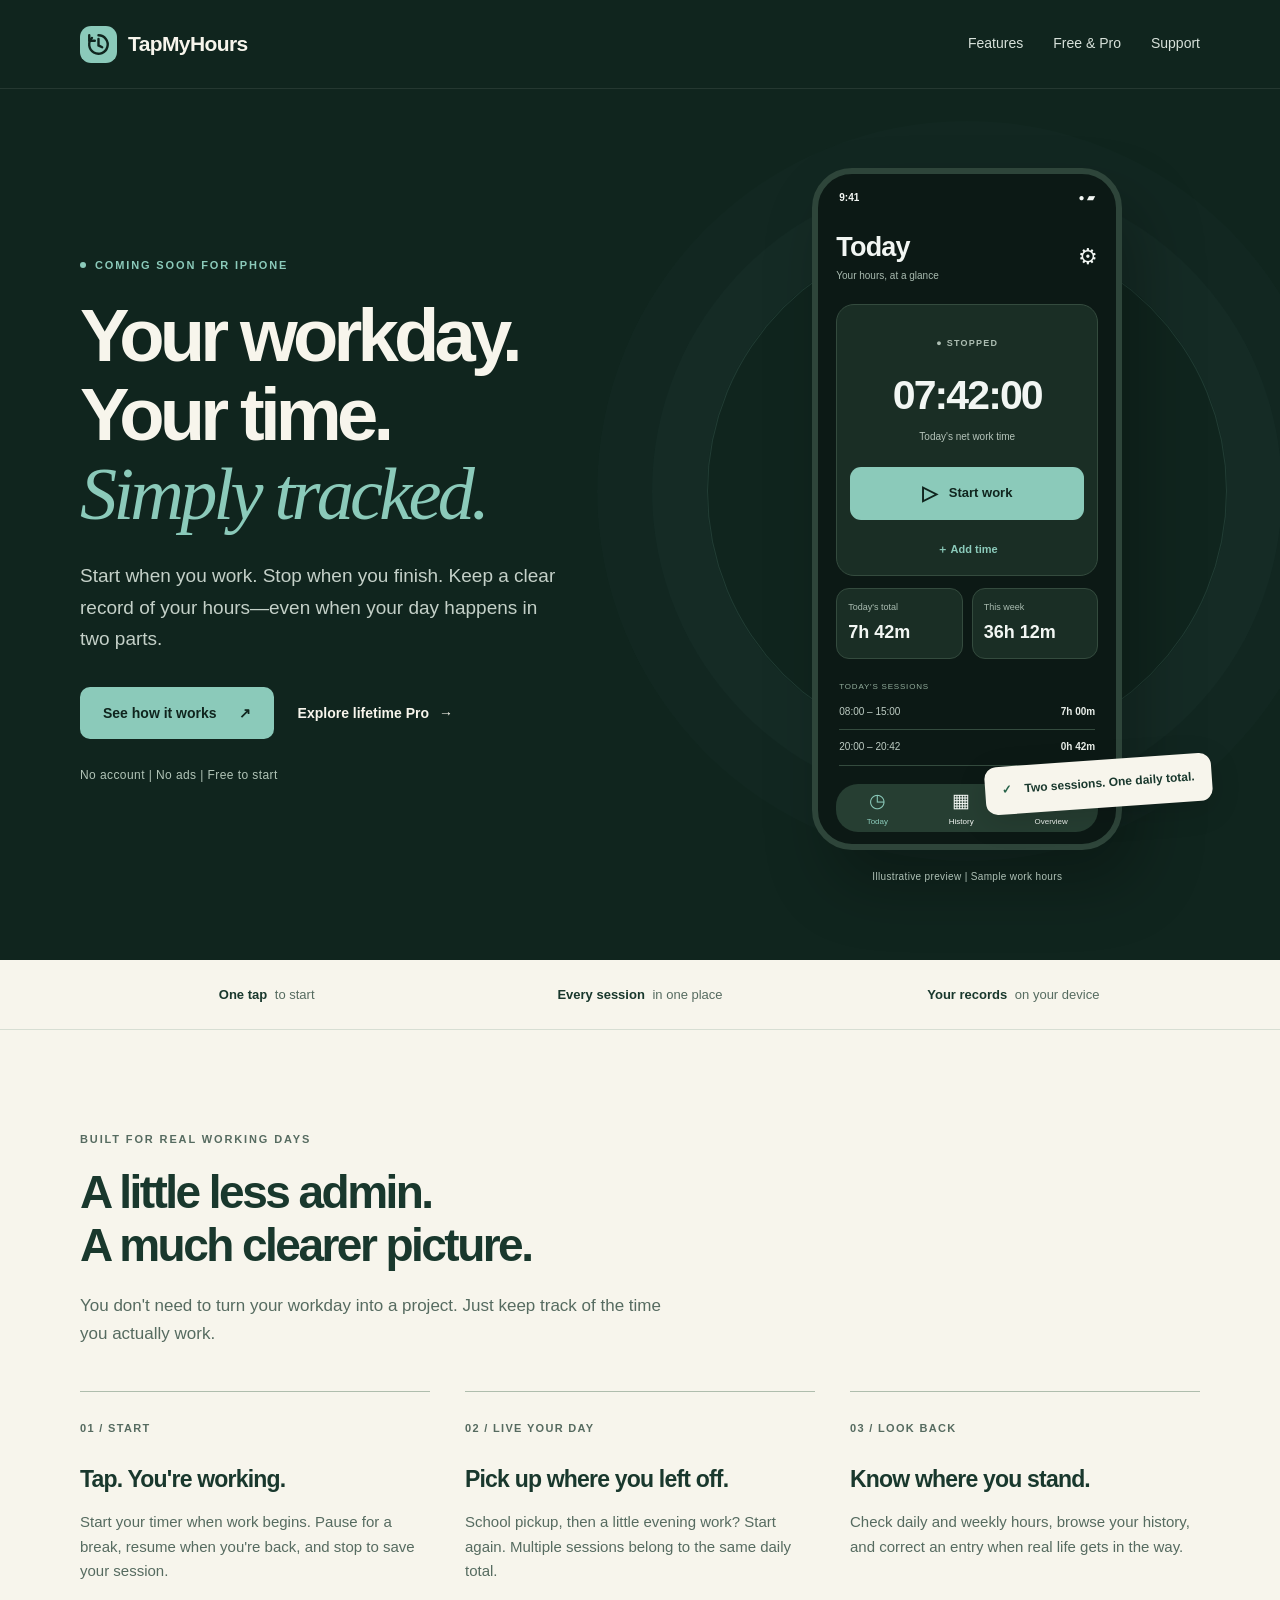
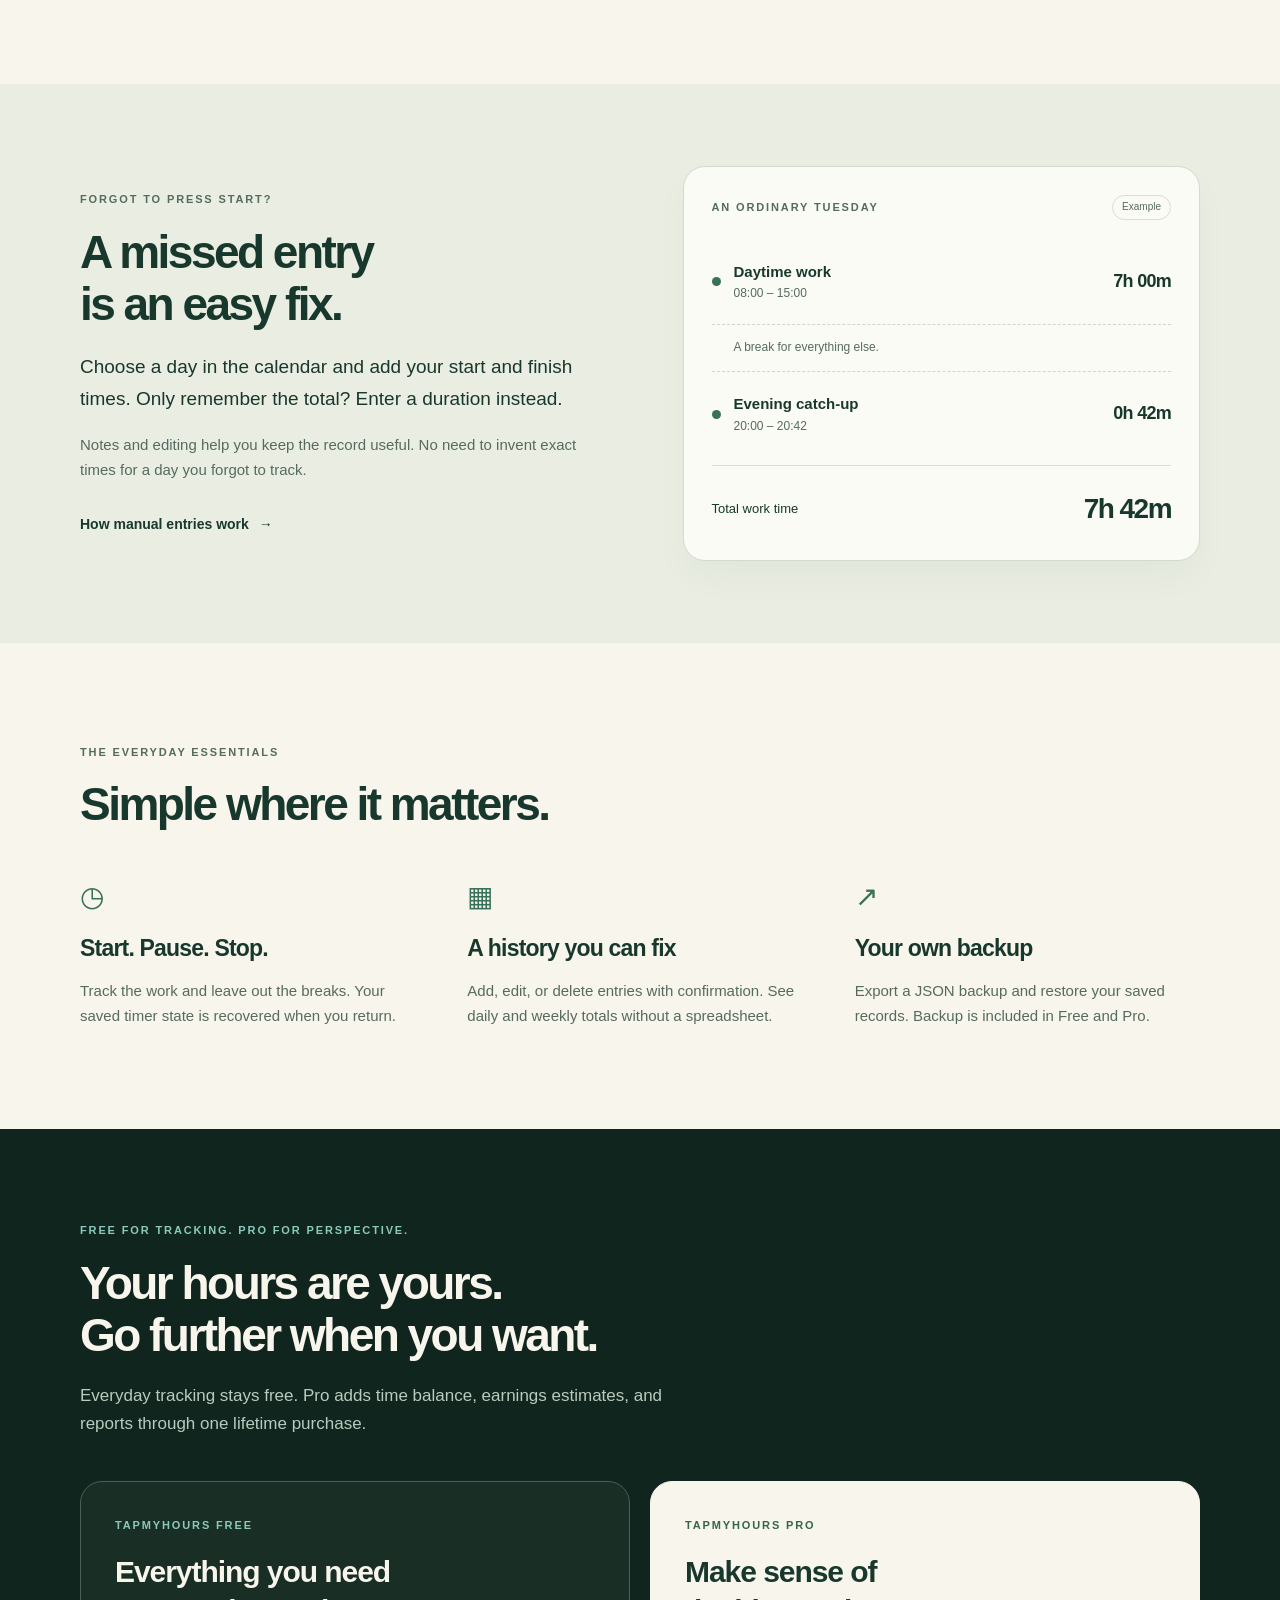
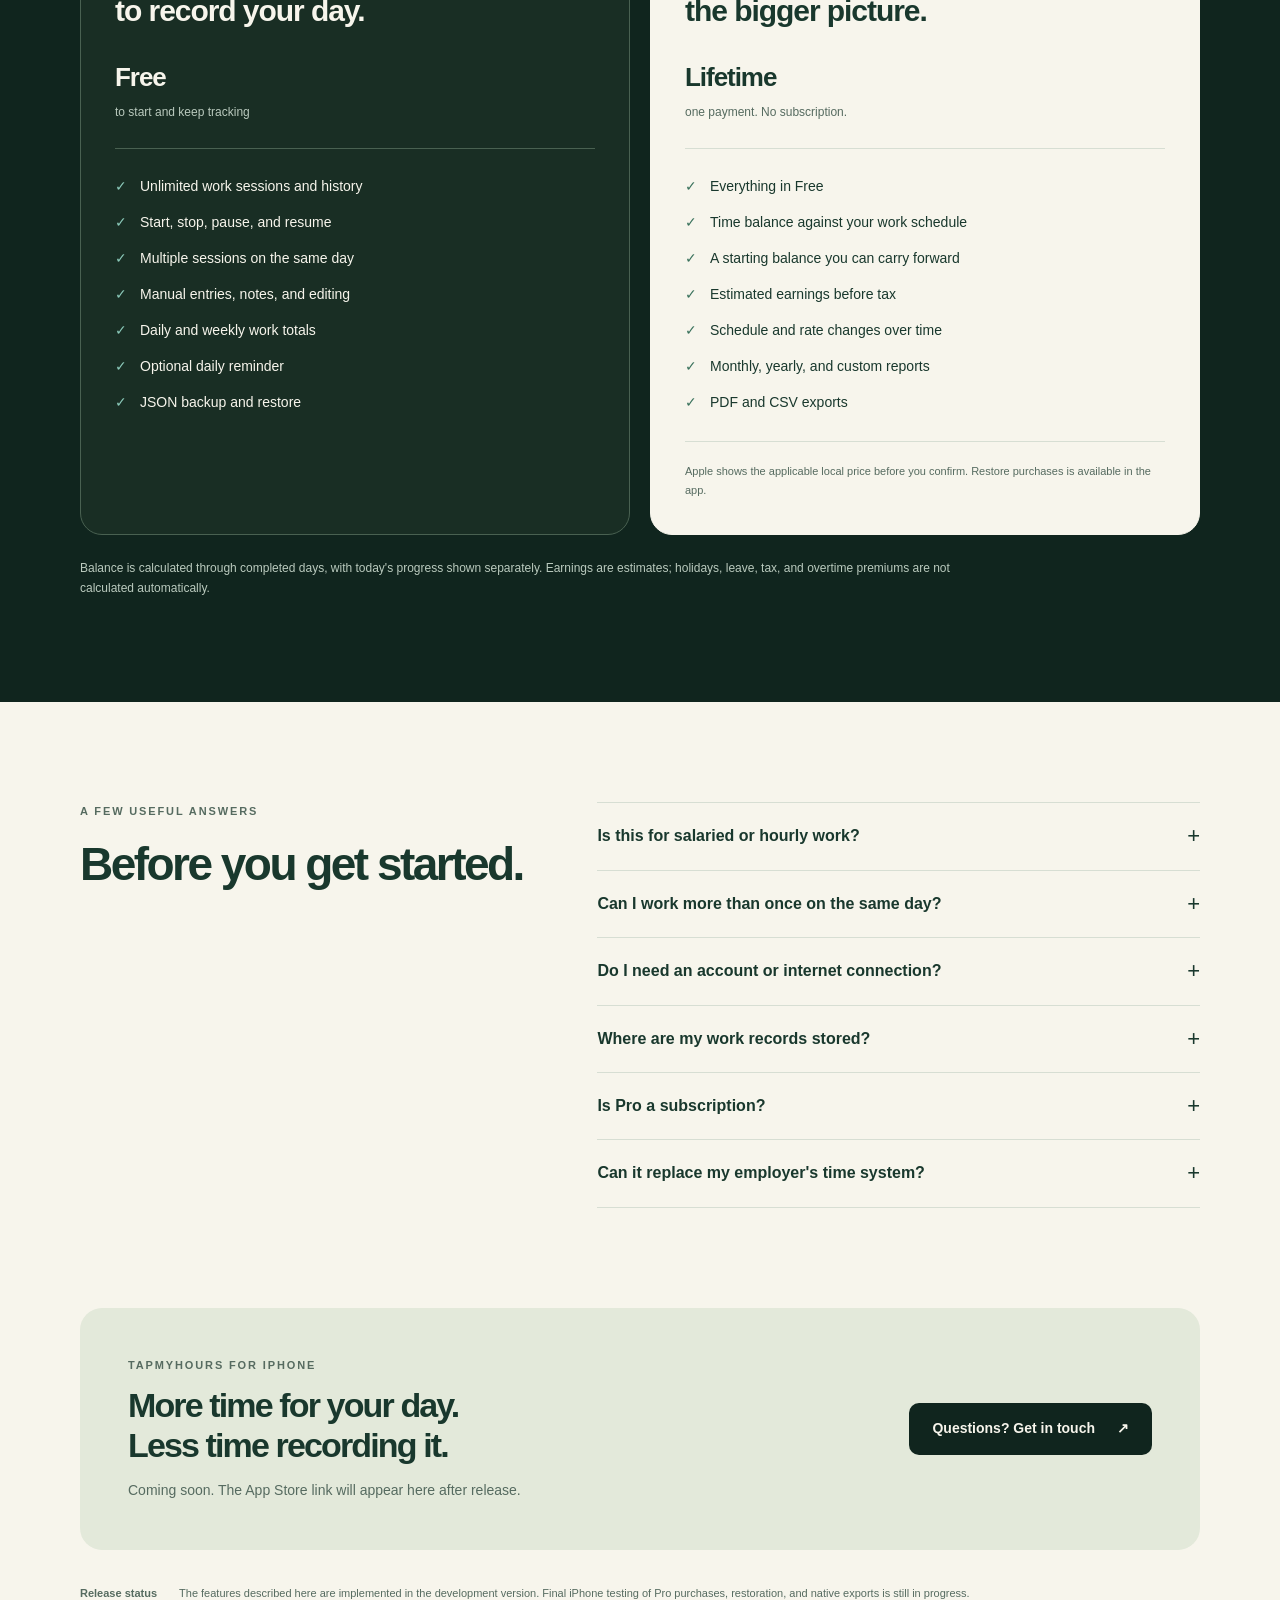
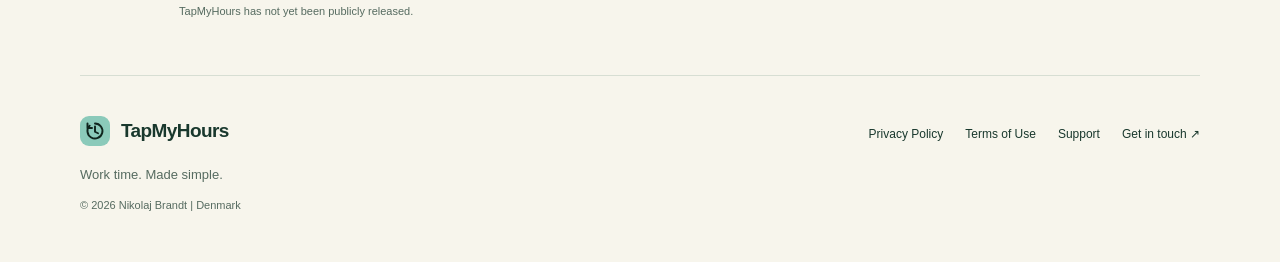
<file: index.html>
<!doctype html>
<html lang="en"><head><meta charset="utf-8"><meta name="viewport" content="width=device-width, initial-scale=1"><title>TapMyHours | Simple Work Time Tracker for iPhone</title><meta name="description" content="Start, stop, and see your work hours. Multiple sessions per day, easy manual entries, and optional lifetime Pro for time balance, earnings estimates, and exports."><meta name="theme-color" content="#10251e"><meta name="color-scheme" content="light"><link rel="canonical" href="https://npb2020.github.io/tapmyhours/"><link rel="icon" type="image/svg+xml" href="favicon.svg"><link rel="stylesheet" href="styles.css"><meta property="og:type" content="website"><meta property="og:title" content="TapMyHours | Simple Work Time Tracker for iPhone"><meta property="og:description" content="Start, stop, and see your work hours. Multiple sessions per day, easy manual entries, and optional lifetime Pro for time balance, earnings estimates, and exports."><meta property="og:url" content="https://npb2020.github.io/tapmyhours/"><meta property="og:image" content="https://npb2020.github.io/tapmyhours/social-card.svg"></head><body><a class="skip" href="#main">Skip to content</a><header><nav class="wrap" aria-label="Main navigation"><a class="brand" href="./"><svg viewBox="0 0 40 40" fill="none" aria-hidden="true"><rect width="40" height="40" rx="12" fill="currentColor"/><path d="M20 10a10 10 0 1 1-7.1 2.9M20 14v7l4 2" stroke="#10251e" stroke-width="2.6" stroke-linecap="round"/><path d="M10 10v6h6" stroke="#10251e" stroke-width="2.6" stroke-linecap="round" stroke-linejoin="round"/></svg><span>TapMyHours</span></a><div class="navlinks"><a href="./#features">Features</a><a href="./#pro">Free &amp; Pro</a><a  href="support.html">Support</a></div></nav></header>
<main id="main">
<section class="hero"><div class="wrap hero-grid"><div class="hero-copy"><span class="eyebrow"><i></i> Coming soon for iPhone</span><h1>Your workday.<br>Your time.<br><em>Simply tracked.</em></h1><p class="lead">Start when you work. Stop when you finish. Keep a clear record of your hours—even when your day happens in two parts.</p><div class="actions"><a class="button" href="#how">See how it works <span aria-hidden="true">↗</span></a><a class="text-link" href="#pro">Explore lifetime Pro <span aria-hidden="true">→</span></a></div><p class="hero-meta">No account | No ads | Free to start</p></div>
<div class="hero-visual"><div class="orbit" aria-hidden="true"></div><div class="phone" aria-label="Illustrative app preview showing a stopped timer and today's total of seven hours and forty-two minutes"><div class="phone-top"><span>9:41</span><span aria-hidden="true">● ▰</span></div><div class="phone-heading"><div><strong>Today</strong><small>Your hours, at a glance</small></div><span aria-hidden="true">⚙</span></div><div class="timer-panel"><span class="timer-state">● STOPPED</span><div class="timer">07:42:00</div><p>Today's net work time</p><div class="sample-button"><span aria-hidden="true">▷</span> Start work</div><span class="add">＋ Add time</span></div><div class="phone-stats"><div><small>Today's total</small><b>7h 42m</b></div><div><small>This week</small><b>36h 12m</b></div></div><div class="sessions"><small>TODAY'S SESSIONS</small><div><span>08:00 – 15:00</span><b>7h 00m</b></div><div><span>20:00 – 20:42</span><b>0h 42m</b></div></div><div class="phone-tabs"><span class="selected">◷<small>Today</small></span><span>▦<small>History</small></span><span>▥<small>Overview</small></span></div></div><div class="visual-note"><span aria-hidden="true">✓</span> Two sessions. One daily total.</div><p class="preview-label">Illustrative preview | Sample work hours</p></div></div></section>
<div class="promise"><div class="wrap promise-grid"><span><b>One tap</b> to start</span><span><b>Every session</b> in one place</span><span><b>Your records</b> on your device</span></div></div>
<section id="how" class="section wrap"><div class="section-head"><span class="eyebrow">Built for real working days</span><h2>A little less admin.<br>A much clearer picture.</h2><p>You don't need to turn your workday into a project. Just keep track of the time you actually work.</p></div><div class="steps"><article><span class="step-num">01 / START</span><h3>Tap. You're working.</h3><p>Start your timer when work begins. Pause for a break, resume when you're back, and stop to save your session.</p></article><article><span class="step-num">02 / LIVE YOUR DAY</span><h3>Pick up where you left off.</h3><p>School pickup, then a little evening work? Start again. Multiple sessions belong to the same daily total.</p></article><article><span class="step-num">03 / LOOK BACK</span><h3>Know where you stand.</h3><p>Check daily and weekly hours, browse your history, and correct an entry when real life gets in the way.</p></article></div></section>
<section class="split-section"><div class="wrap split"><div><span class="eyebrow">Forgot to press start?</span><h2>A missed entry<br>is an easy fix.</h2><p class="lead">Choose a day in the calendar and add your start and finish times. Only remember the total? Enter a duration instead.</p><p>Notes and editing help you keep the record useful. No need to invent exact times for a day you forgot to track.</p><a class="text-link" href="support.html#manual">How manual entries work <span aria-hidden="true">→</span></a></div><div class="entry-example"><div class="example-head"><span class="eyebrow">An ordinary Tuesday</span><span class="sample-tag">Example</span></div><div class="entry-row"><span class="entry-dot"></span><div><b>Daytime work</b><small>08:00 – 15:00</small></div><strong>7h 00m</strong></div><div class="entry-pause">A break for everything else.</div><div class="entry-row"><span class="entry-dot"></span><div><b>Evening catch-up</b><small>20:00 – 20:42</small></div><strong>0h 42m</strong></div><div class="entry-total"><span>Total work time</span><strong>7h 42m</strong></div></div></div></section>
<section id="features" class="section wrap"><div class="section-head"><span class="eyebrow">The everyday essentials</span><h2>Simple where it matters.</h2></div><div class="features"><article><span class="feature-symbol" aria-hidden="true">◷</span><h3>Start. Pause. Stop.</h3><p>Track the work and leave out the breaks. Your saved timer state is recovered when you return.</p></article><article><span class="feature-symbol" aria-hidden="true">▦</span><h3>A history you can fix</h3><p>Add, edit, or delete entries with confirmation. See daily and weekly totals without a spreadsheet.</p></article><article><span class="feature-symbol" aria-hidden="true">↗</span><h3>Your own backup</h3><p>Export a JSON backup and restore your saved records. Backup is included in Free and Pro.</p></article></div></section>
<section id="pro" class="pro-section"><div class="wrap"><div class="section-head"><span class="eyebrow">Free for tracking. Pro for perspective.</span><h2>Your hours are yours.<br>Go further when you want.</h2><p>Everyday tracking stays free. Pro adds time balance, earnings estimates, and reports through one lifetime purchase.</p></div><div class="plans"><article class="plan"><span class="eyebrow">TapMyHours Free</span><h3>Everything you need<br>to record your day.</h3><p class="plan-price">Free <small>to start and keep tracking</small></p><ul class="checklist"><li>Unlimited work sessions and history</li><li>Start, stop, pause, and resume</li><li>Multiple sessions on the same day</li><li>Manual entries, notes, and editing</li><li>Daily and weekly work totals</li><li>Optional daily reminder</li><li>JSON backup and restore</li></ul></article><article class="plan featured"><span class="eyebrow">TapMyHours Pro</span><h3>Make sense of<br>the bigger picture.</h3><p class="plan-price">Lifetime <small>one payment. No subscription.</small></p><ul class="checklist"><li>Everything in Free</li><li>Time balance against your work schedule</li><li>A starting balance you can carry forward</li><li>Estimated earnings before tax</li><li>Schedule and rate changes over time</li><li>Monthly, yearly, and custom reports</li><li>PDF and CSV exports</li></ul><p class="fine-print">Apple shows the applicable local price before you confirm. Restore purchases is available in the app.</p></article></div><p class="under-plans">Balance is calculated through completed days, with today's progress shown separately. Earnings are estimates; holidays, leave, tax, and overtime premiums are not calculated automatically.</p></div></section>
<section class="section wrap faq-section"><div class="section-head"><span class="eyebrow">A few useful answers</span><h2>Before you get started.</h2></div><div class="faq"><details><summary>Is this for salaried or hourly work?</summary><p>Both. Use Free to record actual hours. With Pro, salaried employees can compare recorded time with their schedule; hourly workers can add an hourly rate for an estimate before tax. It is a personal record, not a payroll service.</p></details><details><summary>Can I work more than once on the same day?</summary><p>Yes. Stop after one session and start again later. TapMyHours adds the sessions together for the daily total.</p></details><details><summary>Do I need an account or internet connection?</summary><p>No account is needed. Core time tracking uses local data and works offline. Purchasing, validating, or restoring Pro can require an internet connection.</p></details><details><summary>Where are my work records stored?</summary><p>On your device. There is no developer-operated cloud sync. Use JSON backup to keep a separate copy. Restore purchases restores Pro access, not your work history. Apple-managed device backups may also include app data, depending on your settings.</p></details><details><summary>Is Pro a subscription?</summary><p>No. Pro is a non-consumable, one-time lifetime purchase for TapMyHours. You can continue recording unlimited work sessions without buying Pro.</p></details><details><summary>Can it replace my employer's time system?</summary><p>TapMyHours is designed for your personal overview. Follow your employer's reporting requirements; the app does not certify employment-law compliance or calculate contractual payroll entitlements.</p></details></div></section>
<section class="closing wrap"><div><span class="eyebrow">TapMyHours for iPhone</span><h2>More time for your day.<br>Less time recording it.</h2><p>Coming soon. The App Store link will appear here after release.</p></div><a class="button" href="support.html">Questions? Get in touch <span aria-hidden="true">↗</span></a></section>
<div class="release-note wrap"><strong>Release status</strong><p>The features described here are implemented in the development version. Final iPhone testing of Pro purchases, restoration, and native exports is still in progress. TapMyHours has not yet been publicly released.</p></div>
</main><footer class="wrap"><div><a class="brand" href="./"><svg viewBox="0 0 40 40" fill="none" aria-hidden="true"><rect width="40" height="40" rx="12" fill="currentColor"/><path d="M20 10a10 10 0 1 1-7.1 2.9M20 14v7l4 2" stroke="#10251e" stroke-width="2.6" stroke-linecap="round"/><path d="M10 10v6h6" stroke="#10251e" stroke-width="2.6" stroke-linecap="round" stroke-linejoin="round"/></svg><span>TapMyHours</span></a><p>Work time. Made simple.</p><small>© 2026 Nikolaj Brandt | Denmark</small></div><nav aria-label="Footer navigation"><a href="privacy.html">Privacy Policy</a><a href="terms.html">Terms of Use</a><a href="support.html">Support</a><a href="mailto:everwiseprojects@gmail.com">Get in touch ↗</a></nav></footer></body></html>
</file>
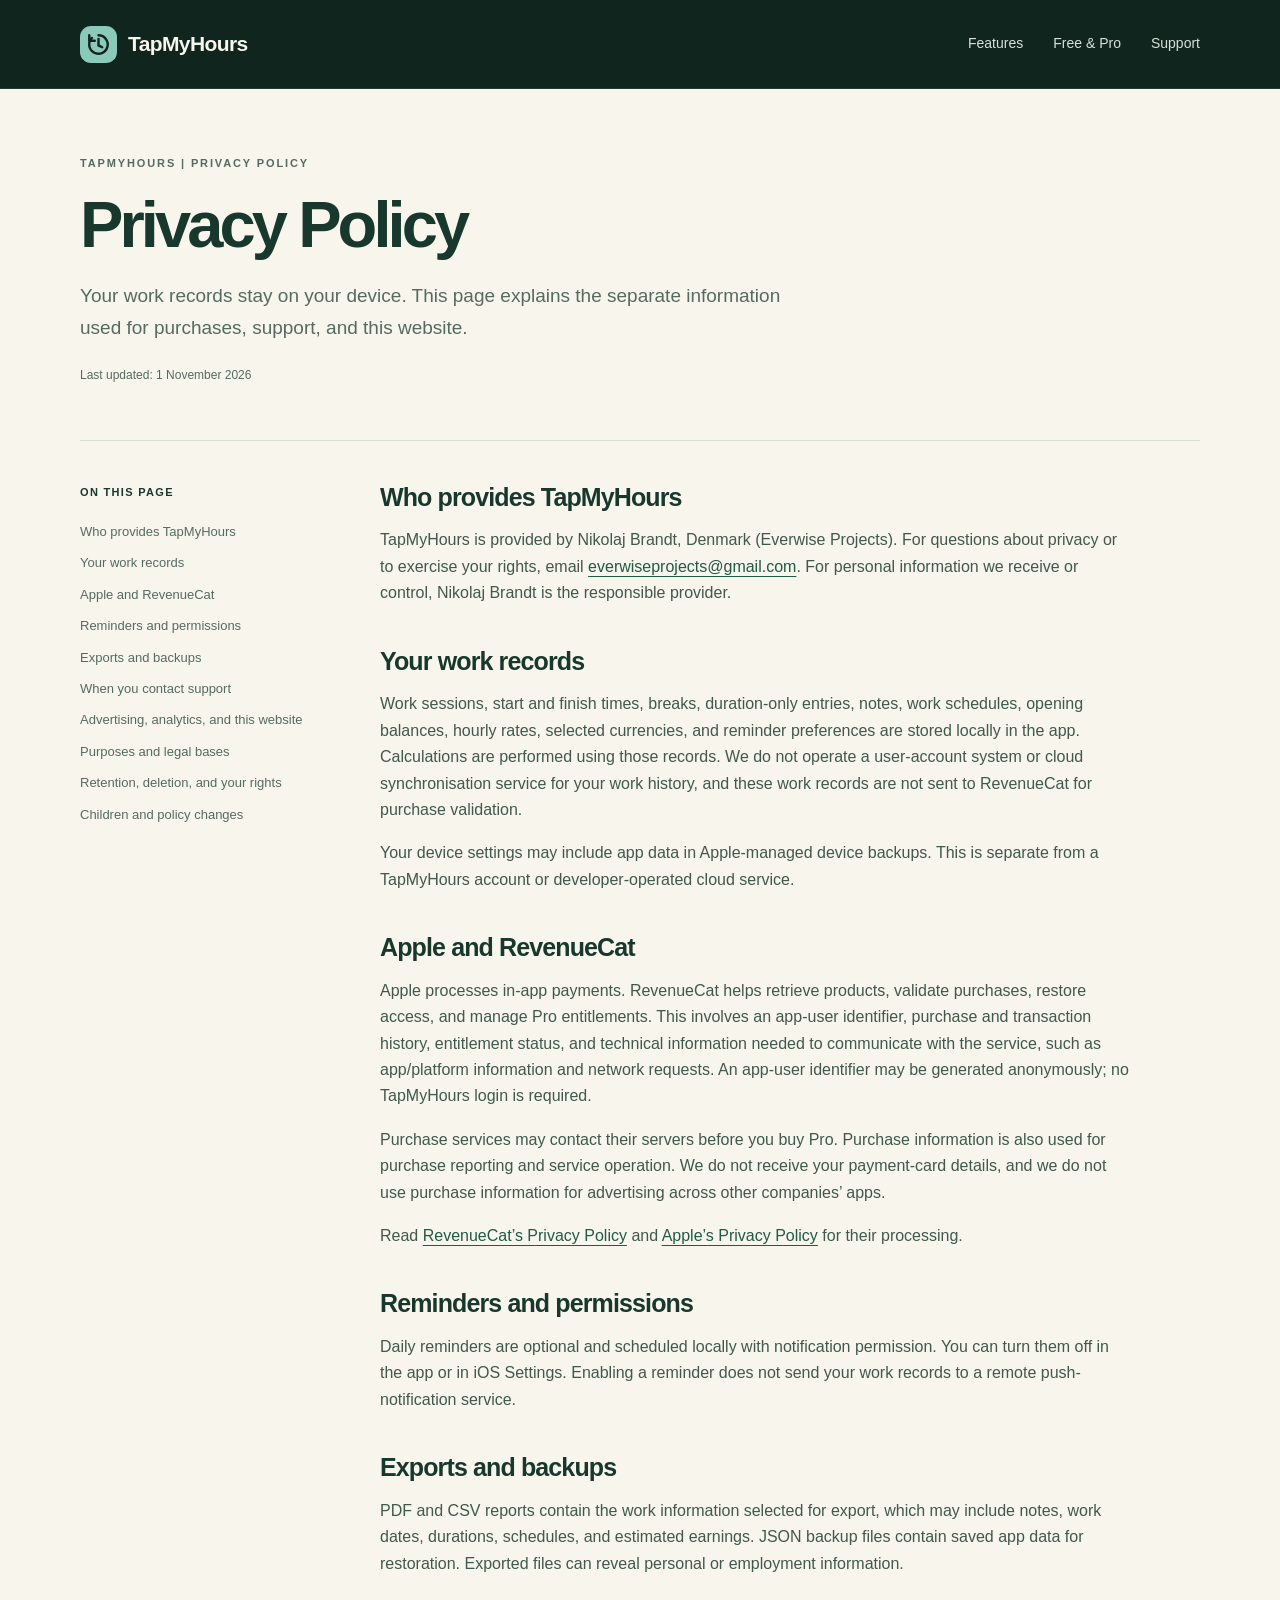
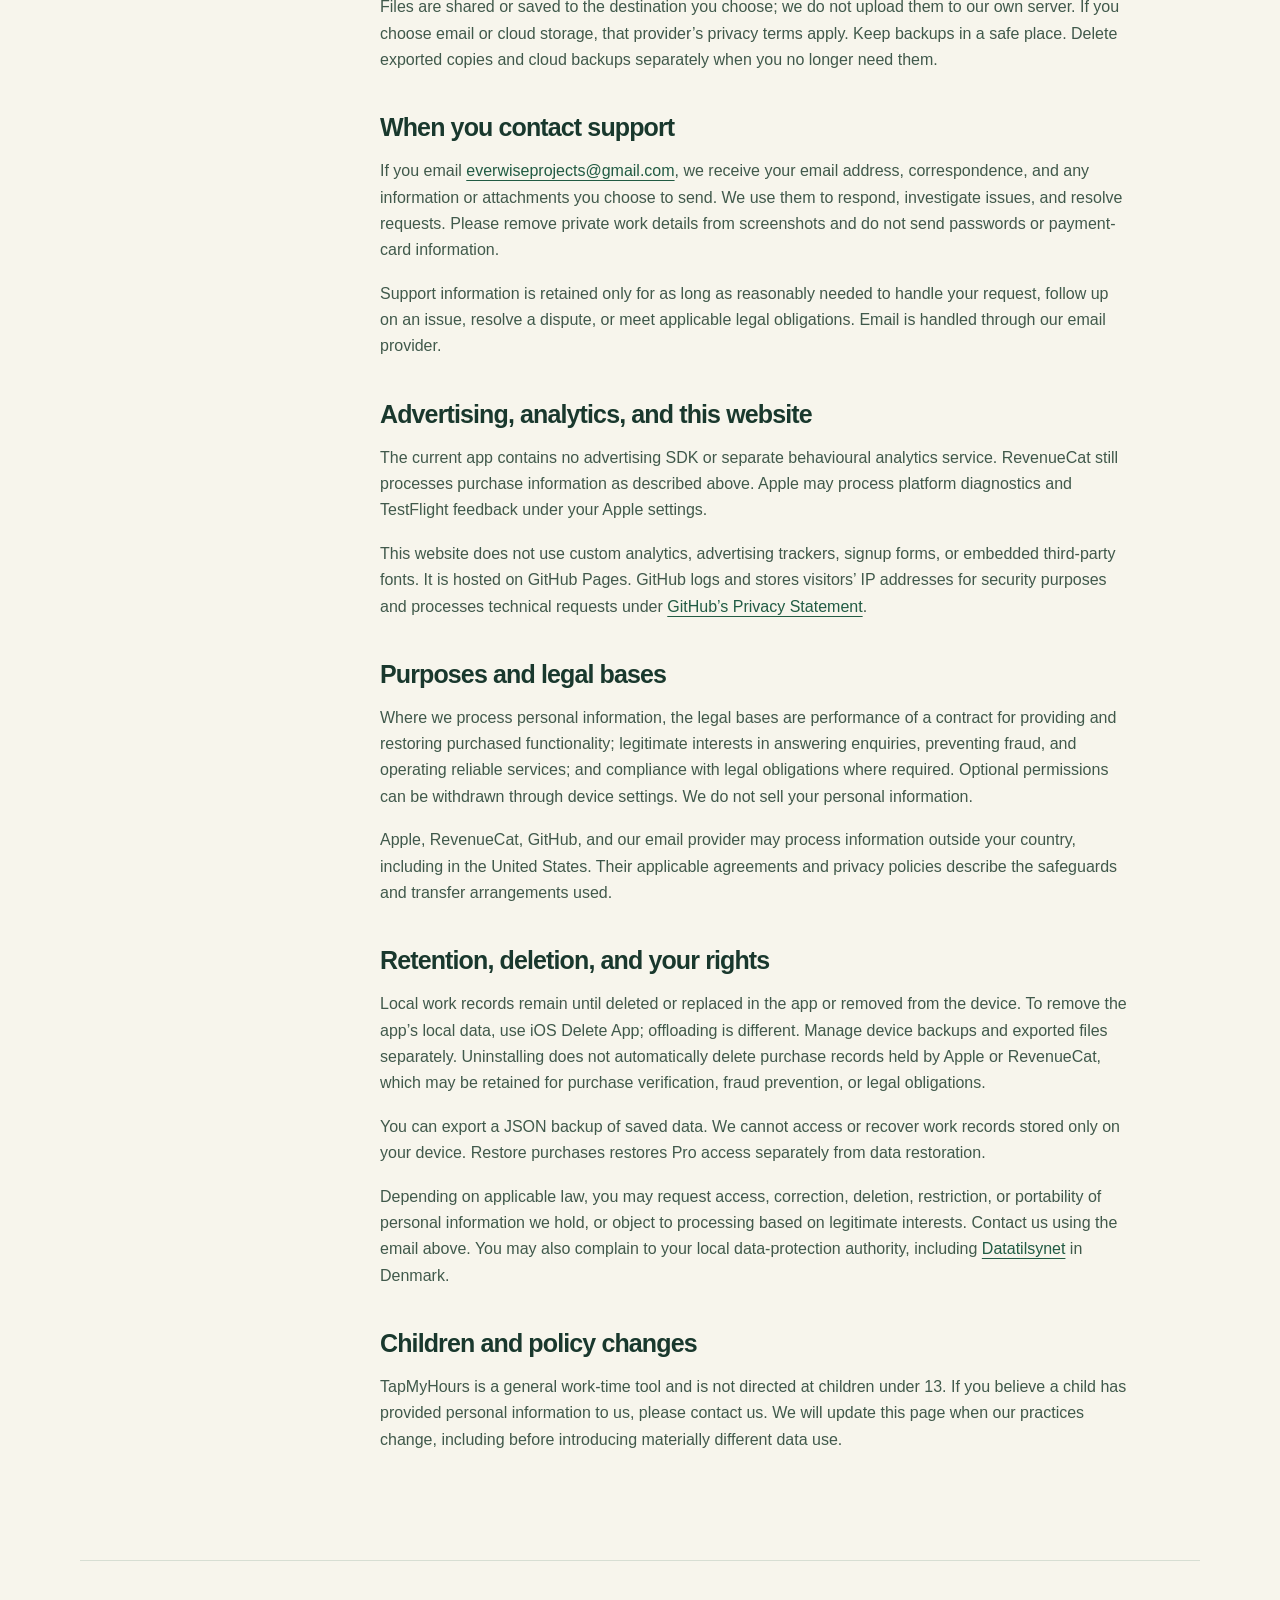
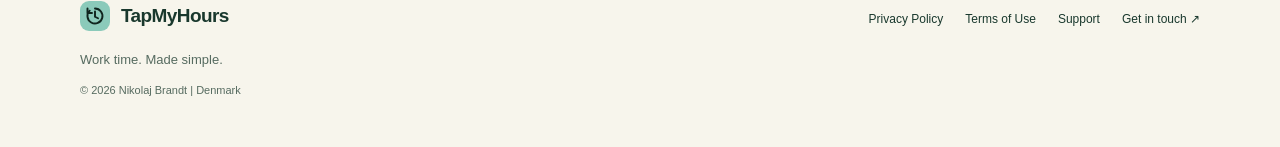
<file: privacy.html>
<!doctype html>
<html lang="en"><head><meta charset="utf-8"><meta name="viewport" content="width=device-width, initial-scale=1"><title>Privacy Policy | TapMyHours</title><meta name="description" content="Your work records stay on your device. This page explains the separate information used for purchases, support, and this website."><meta name="theme-color" content="#10251e"><meta name="color-scheme" content="light"><link rel="canonical" href="https://npb2020.github.io/tapmyhours/privacy.html"><link rel="icon" type="image/svg+xml" href="favicon.svg"><link rel="stylesheet" href="styles.css"><meta property="og:type" content="website"><meta property="og:title" content="Privacy Policy | TapMyHours"><meta property="og:description" content="Your work records stay on your device. This page explains the separate information used for purchases, support, and this website."><meta property="og:url" content="https://npb2020.github.io/tapmyhours/privacy.html"><meta property="og:image" content="https://npb2020.github.io/tapmyhours/social-card.svg"></head><body><a class="skip" href="#main">Skip to content</a><header><nav class="wrap" aria-label="Main navigation"><a class="brand" href="./"><svg viewBox="0 0 40 40" fill="none" aria-hidden="true"><rect width="40" height="40" rx="12" fill="currentColor"/><path d="M20 10a10 10 0 1 1-7.1 2.9M20 14v7l4 2" stroke="#10251e" stroke-width="2.6" stroke-linecap="round"/><path d="M10 10v6h6" stroke="#10251e" stroke-width="2.6" stroke-linecap="round" stroke-linejoin="round"/></svg><span>TapMyHours</span></a><div class="navlinks"><a href="./#features">Features</a><a href="./#pro">Free &amp; Pro</a><a  href="support.html">Support</a></div></nav></header><main id="main" class="legal wrap"><div class="legal-heading"><span class="eyebrow">TapMyHours | Privacy Policy</span><h1>Privacy Policy</h1><p class="lead">Your work records stay on your device. This page explains the separate information used for purchases, support, and this website.</p><p class="updated">Last updated: 1 November 2026</p></div><div class="legal-layout"><aside aria-label="On this page"><strong>On this page</strong><a href="#provider">Who provides TapMyHours</a><a href="#local">Your work records</a><a href="#purchases">Apple and RevenueCat</a><a href="#reminders">Reminders and permissions</a><a href="#exports">Exports and backups</a><a href="#support">When you contact support</a><a href="#website">Advertising, analytics, and this website</a><a href="#basis">Purposes and legal bases</a><a href="#choices">Retention, deletion, and your rights</a><a href="#changes">Children and policy changes</a></aside><article class="legal-body"><section id="provider"><h2>Who provides TapMyHours</h2><p>TapMyHours is provided by Nikolaj Brandt, Denmark (Everwise Projects). For questions about privacy or to exercise your rights, email <a href="mailto:everwiseprojects@gmail.com">everwiseprojects@gmail.com</a>. For personal information we receive or control, Nikolaj Brandt is the responsible provider.</p></section><section id="local"><h2>Your work records</h2><p>Work sessions, start and finish times, breaks, duration-only entries, notes, work schedules, opening balances, hourly rates, selected currencies, and reminder preferences are stored locally in the app. Calculations are performed using those records. We do not operate a user-account system or cloud synchronisation service for your work history, and these work records are not sent to RevenueCat for purchase validation.</p><p>Your device settings may include app data in Apple-managed device backups. This is separate from a TapMyHours account or developer-operated cloud service.</p></section><section id="purchases"><h2>Apple and RevenueCat</h2><p>Apple processes in-app payments. RevenueCat helps retrieve products, validate purchases, restore access, and manage Pro entitlements. This involves an app-user identifier, purchase and transaction history, entitlement status, and technical information needed to communicate with the service, such as app/platform information and network requests. An app-user identifier may be generated anonymously; no TapMyHours login is required.</p><p>Purchase services may contact their servers before you buy Pro. Purchase information is also used for purchase reporting and service operation. We do not receive your payment-card details, and we do not use purchase information for advertising across other companies’ apps.</p><p>Read <a href="https://www.revenuecat.com/privacy">RevenueCat’s Privacy Policy</a> and <a href="https://www.apple.com/legal/privacy/">Apple’s Privacy Policy</a> for their processing.</p></section><section id="reminders"><h2>Reminders and permissions</h2><p>Daily reminders are optional and scheduled locally with notification permission. You can turn them off in the app or in iOS Settings. Enabling a reminder does not send your work records to a remote push-notification service.</p></section><section id="exports"><h2>Exports and backups</h2><p>PDF and CSV reports contain the work information selected for export, which may include notes, work dates, durations, schedules, and estimated earnings. JSON backup files contain saved app data for restoration. Exported files can reveal personal or employment information.</p><p>Files are shared or saved to the destination you choose; we do not upload them to our own server. If you choose email or cloud storage, that provider’s privacy terms apply. Keep backups in a safe place. Delete exported copies and cloud backups separately when you no longer need them.</p></section><section id="support"><h2>When you contact support</h2><p>If you email <a href="mailto:everwiseprojects@gmail.com">everwiseprojects@gmail.com</a>, we receive your email address, correspondence, and any information or attachments you choose to send. We use them to respond, investigate issues, and resolve requests. Please remove private work details from screenshots and do not send passwords or payment-card information.</p><p>Support information is retained only for as long as reasonably needed to handle your request, follow up on an issue, resolve a dispute, or meet applicable legal obligations. Email is handled through our email provider.</p></section><section id="website"><h2>Advertising, analytics, and this website</h2><p>The current app contains no advertising SDK or separate behavioural analytics service. RevenueCat still processes purchase information as described above. Apple may process platform diagnostics and TestFlight feedback under your Apple settings.</p><p>This website does not use custom analytics, advertising trackers, signup forms, or embedded third-party fonts. It is hosted on GitHub Pages. GitHub logs and stores visitors’ IP addresses for security purposes and processes technical requests under <a href="https://docs.github.com/en/site-policy/privacy-policies/github-general-privacy-statement">GitHub’s Privacy Statement</a>.</p></section><section id="basis"><h2>Purposes and legal bases</h2><p>Where we process personal information, the legal bases are performance of a contract for providing and restoring purchased functionality; legitimate interests in answering enquiries, preventing fraud, and operating reliable services; and compliance with legal obligations where required. Optional permissions can be withdrawn through device settings. We do not sell your personal information.</p><p>Apple, RevenueCat, GitHub, and our email provider may process information outside your country, including in the United States. Their applicable agreements and privacy policies describe the safeguards and transfer arrangements used.</p></section><section id="choices"><h2>Retention, deletion, and your rights</h2><p>Local work records remain until deleted or replaced in the app or removed from the device. To remove the app’s local data, use iOS Delete App; offloading is different. Manage device backups and exported files separately. Uninstalling does not automatically delete purchase records held by Apple or RevenueCat, which may be retained for purchase verification, fraud prevention, or legal obligations.</p><p>You can export a JSON backup of saved data. We cannot access or recover work records stored only on your device. Restore purchases restores Pro access separately from data restoration.</p><p>Depending on applicable law, you may request access, correction, deletion, restriction, or portability of personal information we hold, or object to processing based on legitimate interests. Contact us using the email above. You may also complain to your local data-protection authority, including <a href="https://www.datatilsynet.dk/">Datatilsynet</a> in Denmark.</p></section><section id="changes"><h2>Children and policy changes</h2><p>TapMyHours is a general work-time tool and is not directed at children under 13. If you believe a child has provided personal information to us, please contact us. We will update this page when our practices change, including before introducing materially different data use.</p></section></article></div></main><footer class="wrap"><div><a class="brand" href="./"><svg viewBox="0 0 40 40" fill="none" aria-hidden="true"><rect width="40" height="40" rx="12" fill="currentColor"/><path d="M20 10a10 10 0 1 1-7.1 2.9M20 14v7l4 2" stroke="#10251e" stroke-width="2.6" stroke-linecap="round"/><path d="M10 10v6h6" stroke="#10251e" stroke-width="2.6" stroke-linecap="round" stroke-linejoin="round"/></svg><span>TapMyHours</span></a><p>Work time. Made simple.</p><small>© 2026 Nikolaj Brandt | Denmark</small></div><nav aria-label="Footer navigation"><a href="privacy.html">Privacy Policy</a><a href="terms.html">Terms of Use</a><a href="support.html">Support</a><a href="mailto:everwiseprojects@gmail.com">Get in touch ↗</a></nav></footer></body></html>
</file>
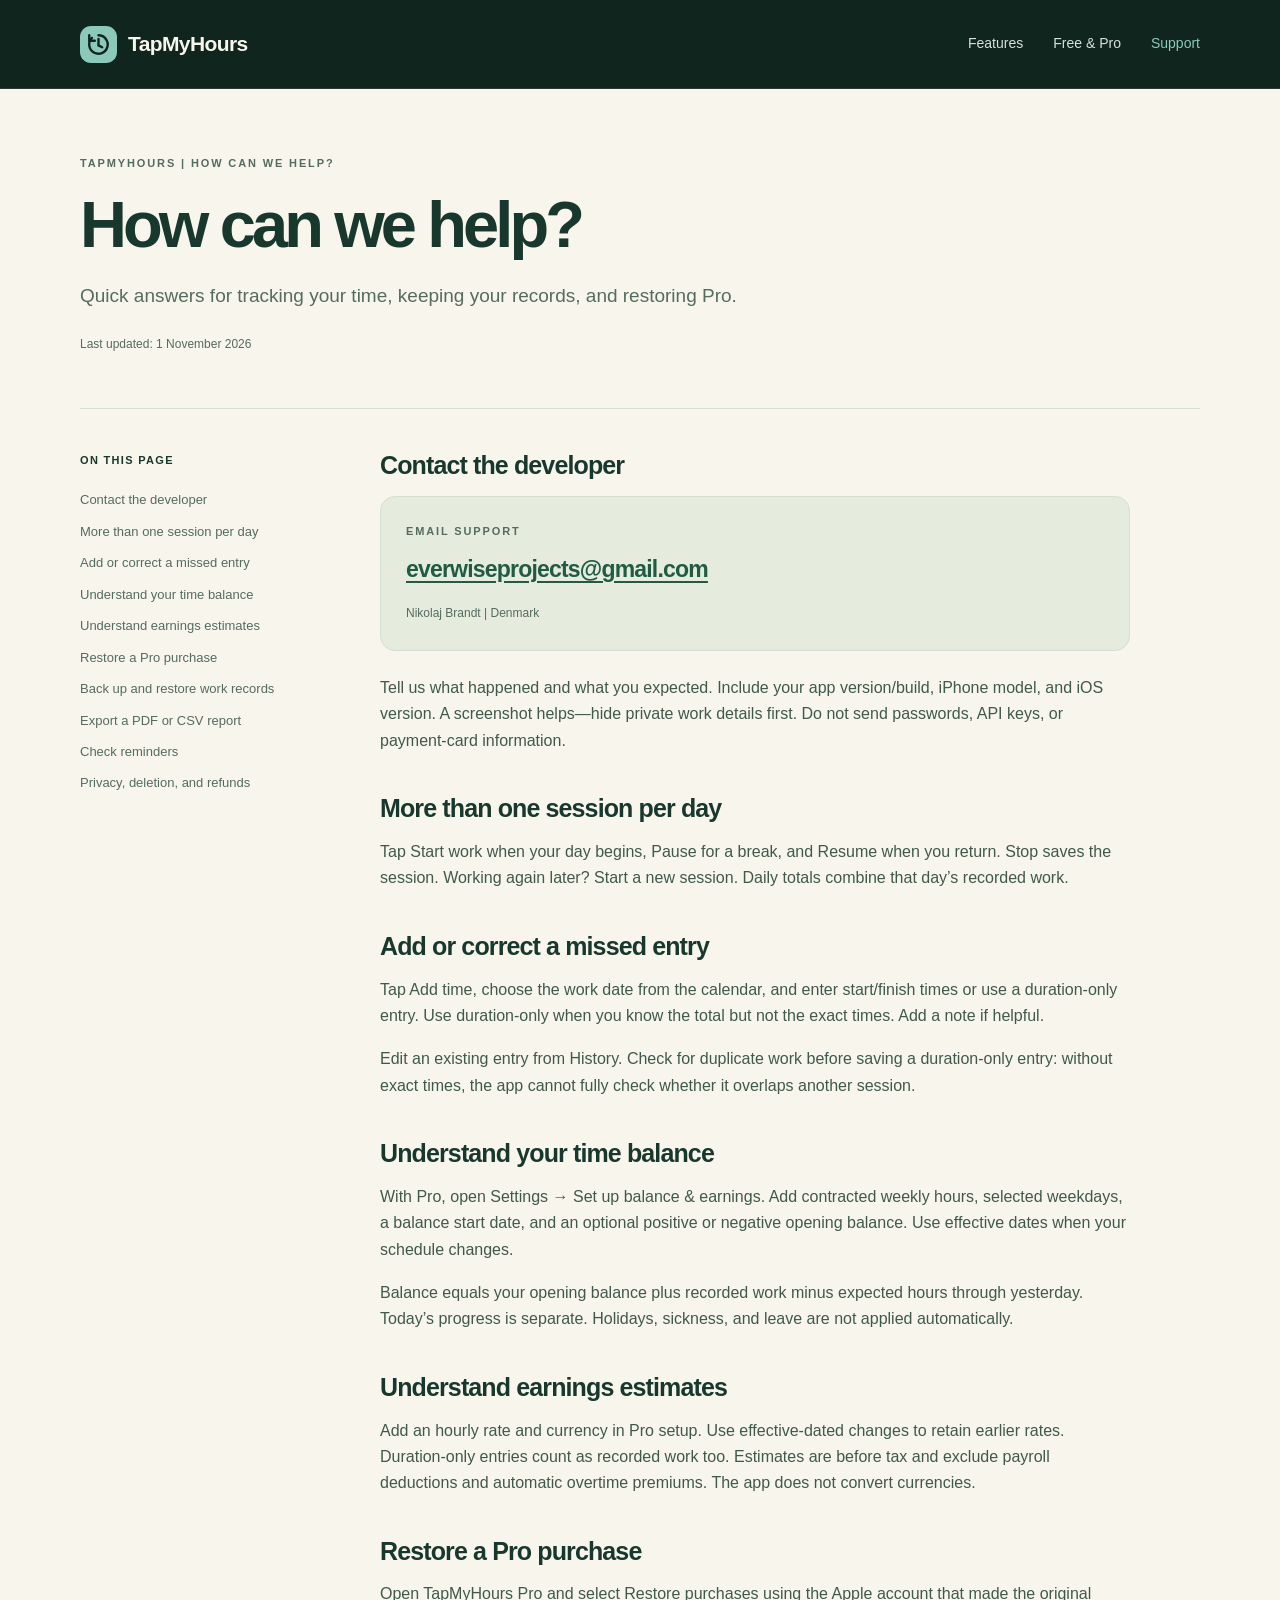
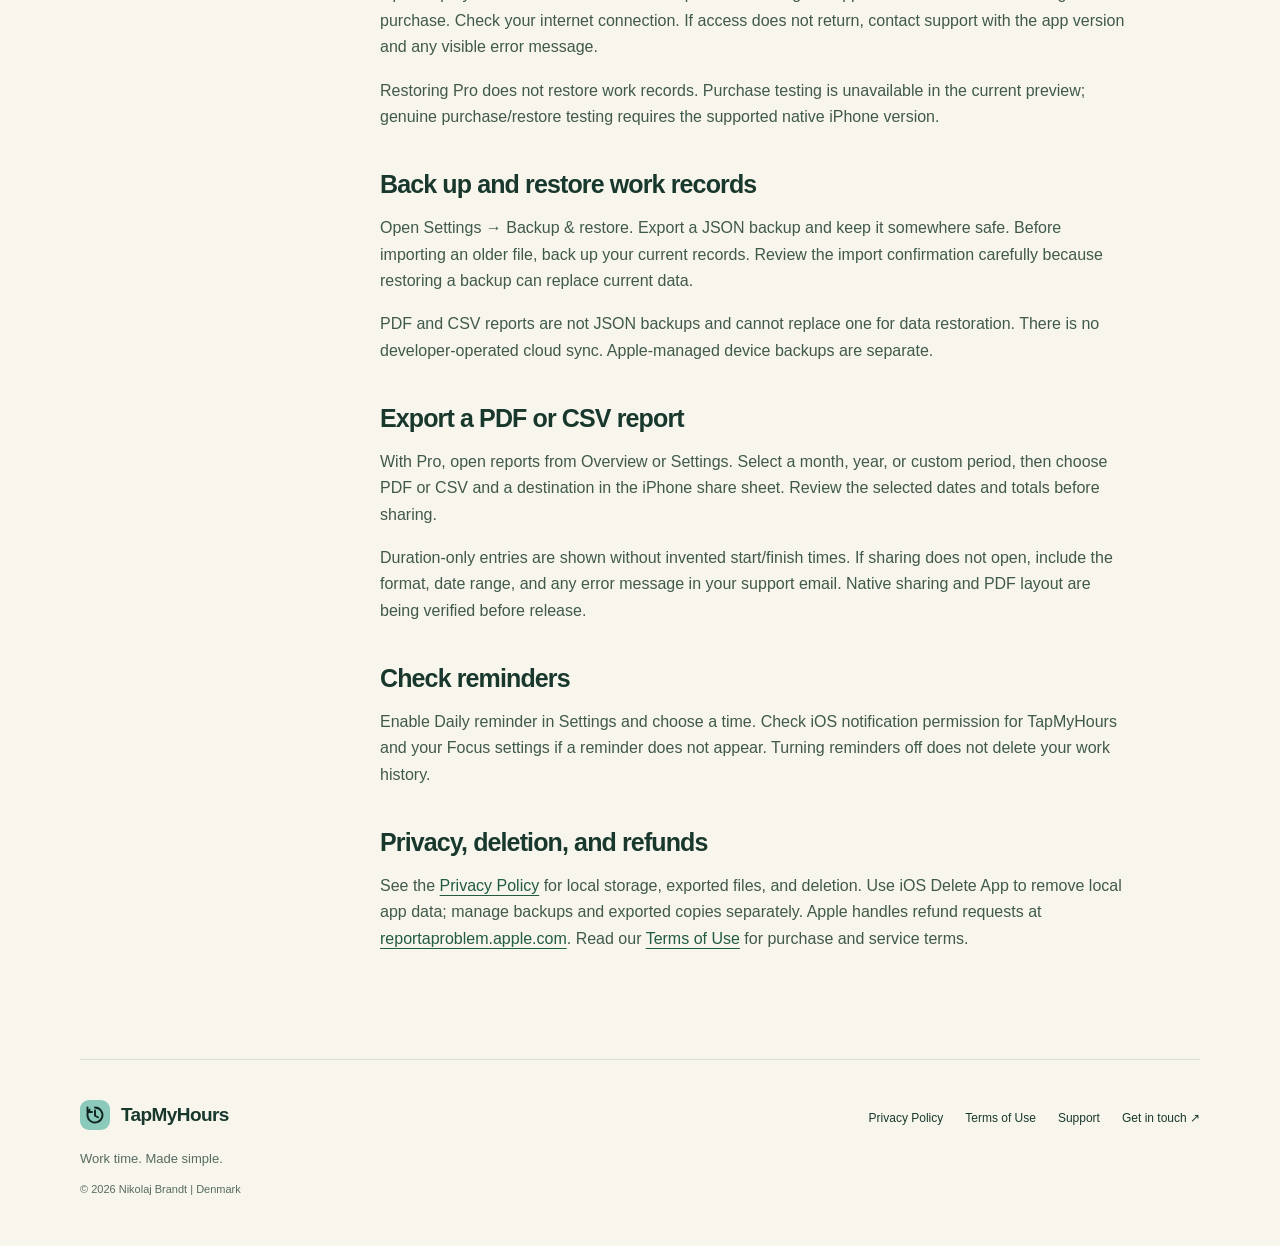
<file: support.html>
<!doctype html>
<html lang="en"><head><meta charset="utf-8"><meta name="viewport" content="width=device-width, initial-scale=1"><title>How can we help? | TapMyHours</title><meta name="description" content="Quick answers for tracking your time, keeping your records, and restoring Pro."><meta name="theme-color" content="#10251e"><meta name="color-scheme" content="light"><link rel="canonical" href="https://npb2020.github.io/tapmyhours/support.html"><link rel="icon" type="image/svg+xml" href="favicon.svg"><link rel="stylesheet" href="styles.css"><meta property="og:type" content="website"><meta property="og:title" content="How can we help? | TapMyHours"><meta property="og:description" content="Quick answers for tracking your time, keeping your records, and restoring Pro."><meta property="og:url" content="https://npb2020.github.io/tapmyhours/support.html"><meta property="og:image" content="https://npb2020.github.io/tapmyhours/social-card.svg"></head><body><a class="skip" href="#main">Skip to content</a><header><nav class="wrap" aria-label="Main navigation"><a class="brand" href="./"><svg viewBox="0 0 40 40" fill="none" aria-hidden="true"><rect width="40" height="40" rx="12" fill="currentColor"/><path d="M20 10a10 10 0 1 1-7.1 2.9M20 14v7l4 2" stroke="#10251e" stroke-width="2.6" stroke-linecap="round"/><path d="M10 10v6h6" stroke="#10251e" stroke-width="2.6" stroke-linecap="round" stroke-linejoin="round"/></svg><span>TapMyHours</span></a><div class="navlinks"><a href="./#features">Features</a><a href="./#pro">Free &amp; Pro</a><a aria-current="page" href="support.html">Support</a></div></nav></header><main id="main" class="legal wrap"><div class="legal-heading"><span class="eyebrow">TapMyHours | How can we help?</span><h1>How can we help?</h1><p class="lead">Quick answers for tracking your time, keeping your records, and restoring Pro.</p><p class="updated">Last updated: 1 November 2026</p></div><div class="legal-layout"><aside aria-label="On this page"><strong>On this page</strong><a href="#contact">Contact the developer</a><a href="#sessions">More than one session per day</a><a href="#manual">Add or correct a missed entry</a><a href="#balance">Understand your time balance</a><a href="#earnings">Understand earnings estimates</a><a href="#restore">Restore a Pro purchase</a><a href="#backup">Back up and restore work records</a><a href="#exports">Export a PDF or CSV report</a><a href="#notifications">Check reminders</a><a href="#privacy">Privacy, deletion, and refunds</a></aside><article class="legal-body"><section id="contact"><h2>Contact the developer</h2><div class="contact-box"><span class="eyebrow">Email support</span><p><a href="mailto:everwiseprojects@gmail.com?subject=TapMyHours%20support">everwiseprojects@gmail.com</a></p><small>Nikolaj Brandt | Denmark</small></div><p>Tell us what happened and what you expected. Include your app version/build, iPhone model, and iOS version. A screenshot helps—hide private work details first. Do not send passwords, API keys, or payment-card information.</p></section><section id="sessions"><h2>More than one session per day</h2><p>Tap Start work when your day begins, Pause for a break, and Resume when you return. Stop saves the session. Working again later? Start a new session. Daily totals combine that day’s recorded work.</p></section><section id="manual"><h2>Add or correct a missed entry</h2><p>Tap Add time, choose the work date from the calendar, and enter start/finish times or use a duration-only entry. Use duration-only when you know the total but not the exact times. Add a note if helpful.</p><p>Edit an existing entry from History. Check for duplicate work before saving a duration-only entry: without exact times, the app cannot fully check whether it overlaps another session.</p></section><section id="balance"><h2>Understand your time balance</h2><p>With Pro, open Settings → Set up balance &amp; earnings. Add contracted weekly hours, selected weekdays, a balance start date, and an optional positive or negative opening balance. Use effective dates when your schedule changes.</p><p>Balance equals your opening balance plus recorded work minus expected hours through yesterday. Today’s progress is separate. Holidays, sickness, and leave are not applied automatically.</p></section><section id="earnings"><h2>Understand earnings estimates</h2><p>Add an hourly rate and currency in Pro setup. Use effective-dated changes to retain earlier rates. Duration-only entries count as recorded work too. Estimates are before tax and exclude payroll deductions and automatic overtime premiums. The app does not convert currencies.</p></section><section id="restore"><h2>Restore a Pro purchase</h2><p>Open TapMyHours Pro and select Restore purchases using the Apple account that made the original purchase. Check your internet connection. If access does not return, contact support with the app version and any visible error message.</p><p>Restoring Pro does not restore work records. Purchase testing is unavailable in the current preview; genuine purchase/restore testing requires the supported native iPhone version.</p></section><section id="backup"><h2>Back up and restore work records</h2><p>Open Settings → Backup &amp; restore. Export a JSON backup and keep it somewhere safe. Before importing an older file, back up your current records. Review the import confirmation carefully because restoring a backup can replace current data.</p><p>PDF and CSV reports are not JSON backups and cannot replace one for data restoration. There is no developer-operated cloud sync. Apple-managed device backups are separate.</p></section><section id="exports"><h2>Export a PDF or CSV report</h2><p>With Pro, open reports from Overview or Settings. Select a month, year, or custom period, then choose PDF or CSV and a destination in the iPhone share sheet. Review the selected dates and totals before sharing.</p><p>Duration-only entries are shown without invented start/finish times. If sharing does not open, include the format, date range, and any error message in your support email. Native sharing and PDF layout are being verified before release.</p></section><section id="notifications"><h2>Check reminders</h2><p>Enable Daily reminder in Settings and choose a time. Check iOS notification permission for TapMyHours and your Focus settings if a reminder does not appear. Turning reminders off does not delete your work history.</p></section><section id="privacy"><h2>Privacy, deletion, and refunds</h2><p>See the <a href="privacy.html">Privacy Policy</a> for local storage, exported files, and deletion. Use iOS Delete App to remove local app data; manage backups and exported copies separately. Apple handles refund requests at <a href="https://reportaproblem.apple.com/">reportaproblem.apple.com</a>. Read our <a href="terms.html">Terms of Use</a> for purchase and service terms.</p></section></article></div></main><footer class="wrap"><div><a class="brand" href="./"><svg viewBox="0 0 40 40" fill="none" aria-hidden="true"><rect width="40" height="40" rx="12" fill="currentColor"/><path d="M20 10a10 10 0 1 1-7.1 2.9M20 14v7l4 2" stroke="#10251e" stroke-width="2.6" stroke-linecap="round"/><path d="M10 10v6h6" stroke="#10251e" stroke-width="2.6" stroke-linecap="round" stroke-linejoin="round"/></svg><span>TapMyHours</span></a><p>Work time. Made simple.</p><small>© 2026 Nikolaj Brandt | Denmark</small></div><nav aria-label="Footer navigation"><a href="privacy.html">Privacy Policy</a><a href="terms.html">Terms of Use</a><a href="support.html">Support</a><a href="mailto:everwiseprojects@gmail.com">Get in touch ↗</a></nav></footer></body></html>
</file>
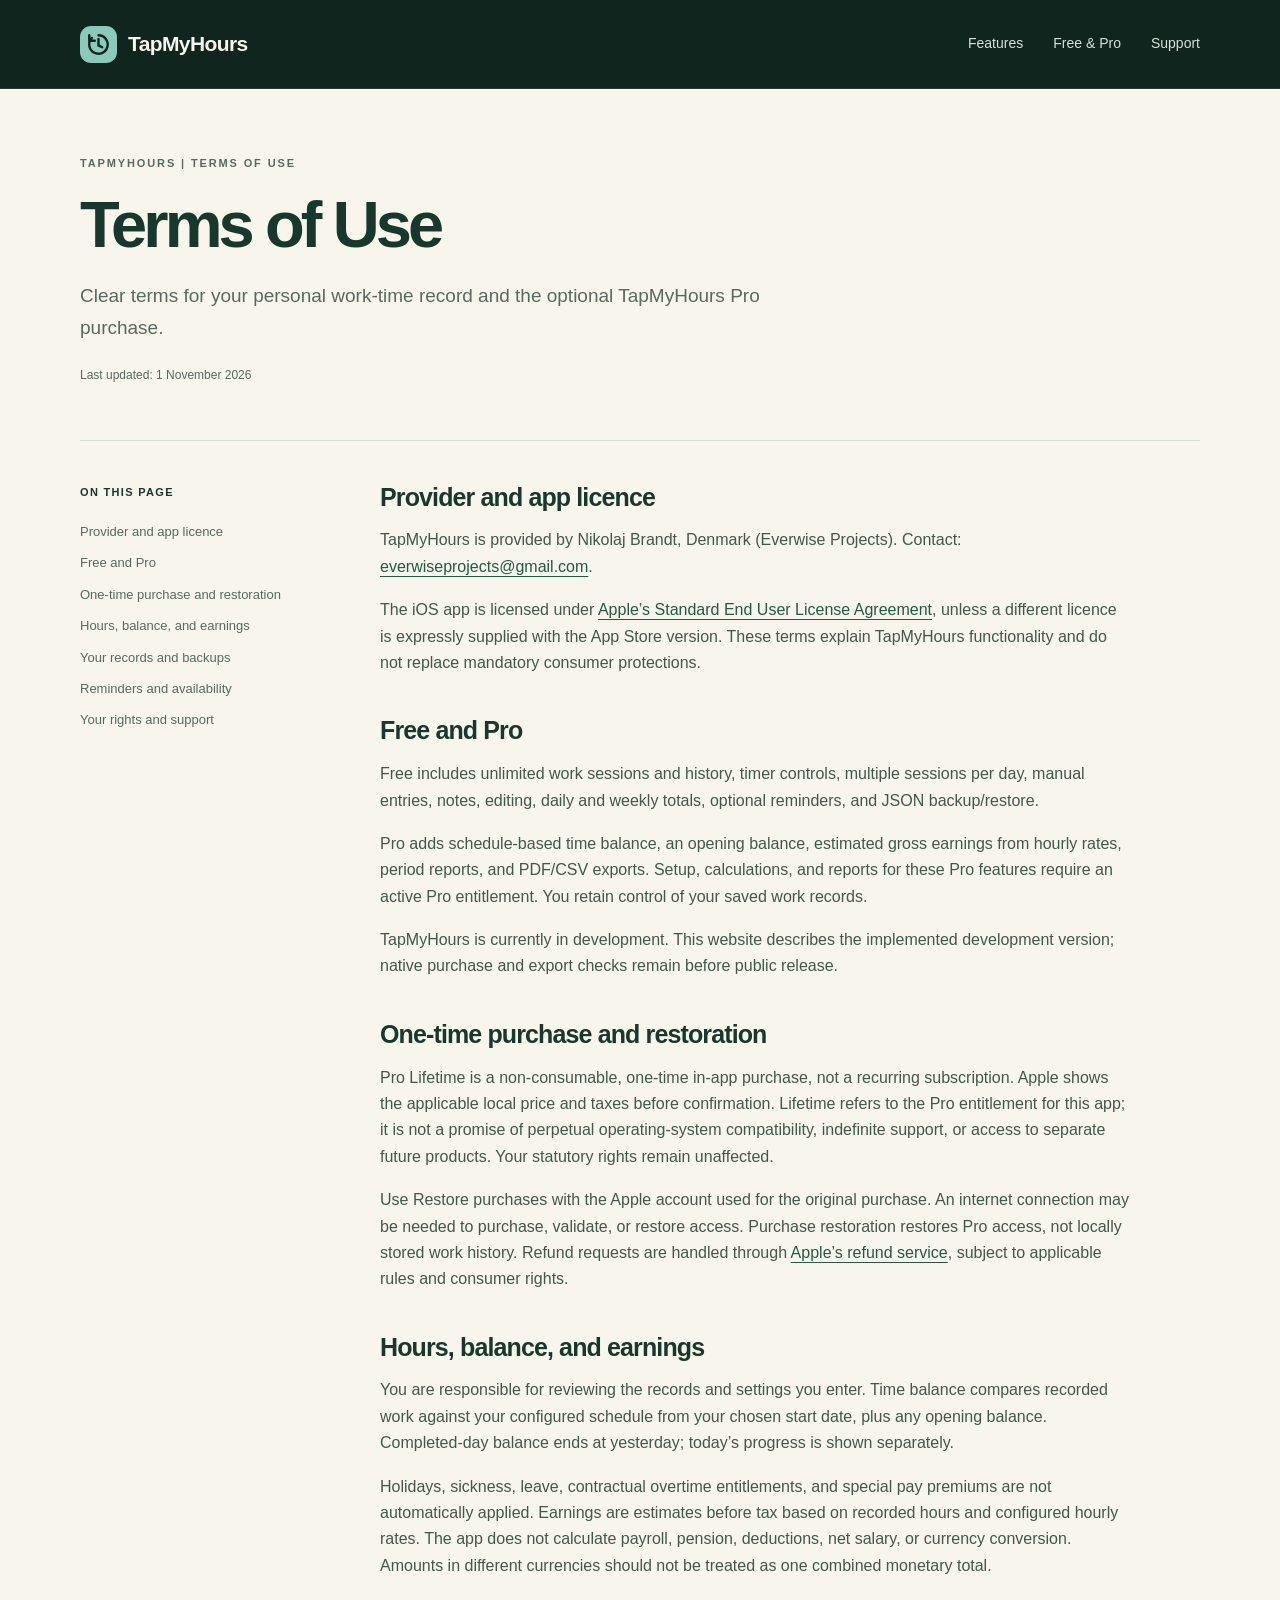
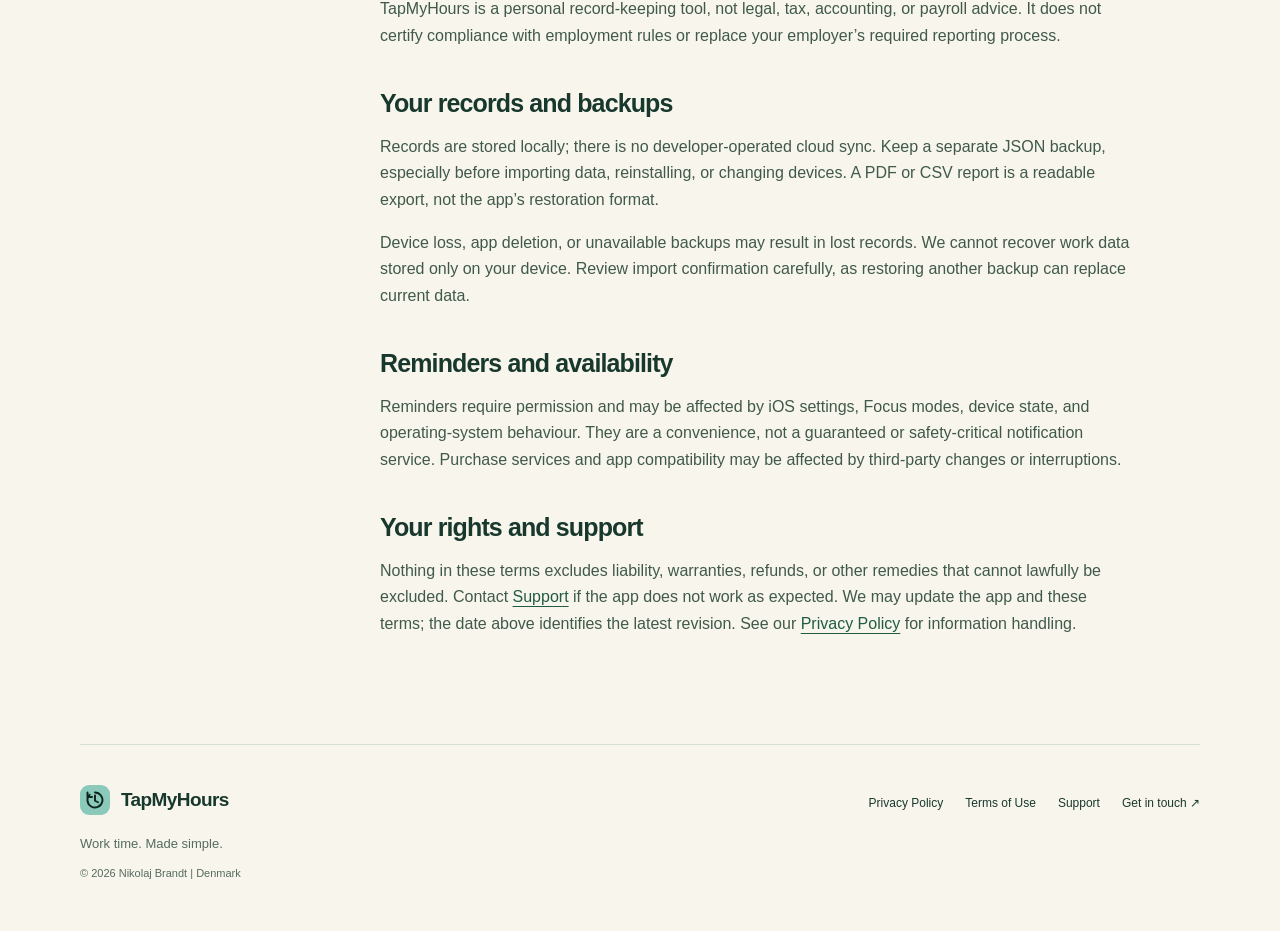
<file: terms.html>
<!doctype html>
<html lang="en"><head><meta charset="utf-8"><meta name="viewport" content="width=device-width, initial-scale=1"><title>Terms of Use | TapMyHours</title><meta name="description" content="Clear terms for your personal work-time record and the optional TapMyHours Pro purchase."><meta name="theme-color" content="#10251e"><meta name="color-scheme" content="light"><link rel="canonical" href="https://npb2020.github.io/tapmyhours/terms.html"><link rel="icon" type="image/svg+xml" href="favicon.svg"><link rel="stylesheet" href="styles.css"><meta property="og:type" content="website"><meta property="og:title" content="Terms of Use | TapMyHours"><meta property="og:description" content="Clear terms for your personal work-time record and the optional TapMyHours Pro purchase."><meta property="og:url" content="https://npb2020.github.io/tapmyhours/terms.html"><meta property="og:image" content="https://npb2020.github.io/tapmyhours/social-card.svg"></head><body><a class="skip" href="#main">Skip to content</a><header><nav class="wrap" aria-label="Main navigation"><a class="brand" href="./"><svg viewBox="0 0 40 40" fill="none" aria-hidden="true"><rect width="40" height="40" rx="12" fill="currentColor"/><path d="M20 10a10 10 0 1 1-7.1 2.9M20 14v7l4 2" stroke="#10251e" stroke-width="2.6" stroke-linecap="round"/><path d="M10 10v6h6" stroke="#10251e" stroke-width="2.6" stroke-linecap="round" stroke-linejoin="round"/></svg><span>TapMyHours</span></a><div class="navlinks"><a href="./#features">Features</a><a href="./#pro">Free &amp; Pro</a><a  href="support.html">Support</a></div></nav></header><main id="main" class="legal wrap"><div class="legal-heading"><span class="eyebrow">TapMyHours | Terms of Use</span><h1>Terms of Use</h1><p class="lead">Clear terms for your personal work-time record and the optional TapMyHours Pro purchase.</p><p class="updated">Last updated: 1 November 2026</p></div><div class="legal-layout"><aside aria-label="On this page"><strong>On this page</strong><a href="#provider">Provider and app licence</a><a href="#free-pro">Free and Pro</a><a href="#payment">One-time purchase and restoration</a><a href="#calculations">Hours, balance, and earnings</a><a href="#data">Your records and backups</a><a href="#reminders">Reminders and availability</a><a href="#rights">Your rights and support</a></aside><article class="legal-body"><section id="provider"><h2>Provider and app licence</h2><p>TapMyHours is provided by Nikolaj Brandt, Denmark (Everwise Projects). Contact: <a href="mailto:everwiseprojects@gmail.com">everwiseprojects@gmail.com</a>.</p><p>The iOS app is licensed under <a href="https://www.apple.com/legal/internet-services/itunes/dev/stdeula/">Apple’s Standard End User License Agreement</a>, unless a different licence is expressly supplied with the App Store version. These terms explain TapMyHours functionality and do not replace mandatory consumer protections.</p></section><section id="free-pro"><h2>Free and Pro</h2><p>Free includes unlimited work sessions and history, timer controls, multiple sessions per day, manual entries, notes, editing, daily and weekly totals, optional reminders, and JSON backup/restore.</p><p>Pro adds schedule-based time balance, an opening balance, estimated gross earnings from hourly rates, period reports, and PDF/CSV exports. Setup, calculations, and reports for these Pro features require an active Pro entitlement. You retain control of your saved work records.</p><p>TapMyHours is currently in development. This website describes the implemented development version; native purchase and export checks remain before public release.</p></section><section id="payment"><h2>One-time purchase and restoration</h2><p>Pro Lifetime is a non-consumable, one-time in-app purchase, not a recurring subscription. Apple shows the applicable local price and taxes before confirmation. Lifetime refers to the Pro entitlement for this app; it is not a promise of perpetual operating-system compatibility, indefinite support, or access to separate future products. Your statutory rights remain unaffected.</p><p>Use Restore purchases with the Apple account used for the original purchase. An internet connection may be needed to purchase, validate, or restore access. Purchase restoration restores Pro access, not locally stored work history. Refund requests are handled through <a href="https://reportaproblem.apple.com/">Apple’s refund service</a>, subject to applicable rules and consumer rights.</p></section><section id="calculations"><h2>Hours, balance, and earnings</h2><p>You are responsible for reviewing the records and settings you enter. Time balance compares recorded work against your configured schedule from your chosen start date, plus any opening balance. Completed-day balance ends at yesterday; today’s progress is shown separately.</p><p>Holidays, sickness, leave, contractual overtime entitlements, and special pay premiums are not automatically applied. Earnings are estimates before tax based on recorded hours and configured hourly rates. The app does not calculate payroll, pension, deductions, net salary, or currency conversion. Amounts in different currencies should not be treated as one combined monetary total.</p><p>TapMyHours is a personal record-keeping tool, not legal, tax, accounting, or payroll advice. It does not certify compliance with employment rules or replace your employer’s required reporting process.</p></section><section id="data"><h2>Your records and backups</h2><p>Records are stored locally; there is no developer-operated cloud sync. Keep a separate JSON backup, especially before importing data, reinstalling, or changing devices. A PDF or CSV report is a readable export, not the app’s restoration format.</p><p>Device loss, app deletion, or unavailable backups may result in lost records. We cannot recover work data stored only on your device. Review import confirmation carefully, as restoring another backup can replace current data.</p></section><section id="reminders"><h2>Reminders and availability</h2><p>Reminders require permission and may be affected by iOS settings, Focus modes, device state, and operating-system behaviour. They are a convenience, not a guaranteed or safety-critical notification service. Purchase services and app compatibility may be affected by third-party changes or interruptions.</p></section><section id="rights"><h2>Your rights and support</h2><p>Nothing in these terms excludes liability, warranties, refunds, or other remedies that cannot lawfully be excluded. Contact <a href="support.html">Support</a> if the app does not work as expected. We may update the app and these terms; the date above identifies the latest revision. See our <a href="privacy.html">Privacy Policy</a> for information handling.</p></section></article></div></main><footer class="wrap"><div><a class="brand" href="./"><svg viewBox="0 0 40 40" fill="none" aria-hidden="true"><rect width="40" height="40" rx="12" fill="currentColor"/><path d="M20 10a10 10 0 1 1-7.1 2.9M20 14v7l4 2" stroke="#10251e" stroke-width="2.6" stroke-linecap="round"/><path d="M10 10v6h6" stroke="#10251e" stroke-width="2.6" stroke-linecap="round" stroke-linejoin="round"/></svg><span>TapMyHours</span></a><p>Work time. Made simple.</p><small>© 2026 Nikolaj Brandt | Denmark</small></div><nav aria-label="Footer navigation"><a href="privacy.html">Privacy Policy</a><a href="terms.html">Terms of Use</a><a href="support.html">Support</a><a href="mailto:everwiseprojects@gmail.com">Get in touch ↗</a></nav></footer></body></html>
</file>
<file: styles.css>
:root{--forest:#10251e;--deep:#0d1d18;--mint:#8bcaba;--paper:#f7f5ec;--ink:#19382d;--muted:#566b60;--line:#d7ded3;--soft:#edf0e7;--white:#fff;--radius:22px}*{box-sizing:border-box}html{scroll-behavior:smooth;scroll-padding-top:90px}body{margin:0;background:var(--paper);color:var(--ink);font-family:-apple-system,BlinkMacSystemFont,"Segoe UI",Arial,sans-serif;font-size:16px;line-height:1.65;-webkit-font-smoothing:antialiased}a{color:inherit;text-underline-offset:4px}button,a{-webkit-tap-highlight-color:transparent}a:focus-visible,summary:focus-visible{outline:3px solid #bc8d37;outline-offset:5px;border-radius:3px}svg{display:block}.wrap{width:min(1120px,calc(100% - 64px));margin-inline:auto}.skip{position:fixed;top:-100px;left:20px;z-index:100;background:var(--paper);color:var(--forest);padding:12px}.skip:focus{top:12px}header{background:var(--forest);color:var(--paper);border-bottom:1px solid #ffffff16}header nav{min-height:88px;display:flex;align-items:center;justify-content:space-between;gap:24px}.brand{display:inline-flex;align-items:center;gap:11px;font-size:21px;font-weight:760;letter-spacing:-.6px;text-decoration:none}.brand svg{width:37px;height:37px;color:var(--mint);flex-shrink:0}.navlinks{display:flex;gap:30px;font-size:14px}.navlinks a{text-decoration:none;color:#d7e1da}.navlinks a:hover,.navlinks [aria-current]{color:var(--mint)}.hero{background:var(--forest);color:var(--paper);overflow:hidden}.hero-grid{display:grid;grid-template-columns:1.13fr .87fr;gap:50px;padding-top:79px;padding-bottom:74px;align-items:center}.eyebrow{display:block;text-transform:uppercase;font-size:11px;font-weight:760;letter-spacing:.17em;line-height:1.7;color:var(--muted)}.hero .eyebrow{color:var(--mint);display:flex;align-items:center;gap:9px}.eyebrow i{height:6px;width:6px;border-radius:50%;background:currentColor}.hero h1{font-size:clamp(48px,5.8vw,76px);letter-spacing:-.065em;font-weight:650;line-height:1.06;margin:23px 0 27px}.hero h1 em{font-family:Georgia,"Times New Roman",serif;font-weight:400;letter-spacing:-.05em;color:var(--mint)}.lead{font-size:19px;line-height:1.65;max-width:530px}.hero .lead{color:#c4d0c8;max-width:480px}.actions{display:flex;align-items:center;gap:24px;flex-wrap:wrap;margin-top:33px}.button{display:inline-flex;justify-content:center;align-items:center;gap:22px;min-height:52px;padding:13px 22px;background:var(--mint);border:1px solid transparent;border-radius:10px;color:var(--forest);font-size:14px;font-weight:750;text-decoration:none;transition:background .2s,transform .2s}.button:hover{background:#abe1d2;transform:translateY(-2px)}.text-link{font-size:14px;font-weight:650;text-decoration:none;display:inline-flex;gap:10px;align-items:center}.text-link:hover{text-decoration:underline}.hero-meta{font-size:12px;color:#b1c4b7;margin-top:27px;letter-spacing:.035em}.hero-visual{position:relative;isolation:isolate;text-align:center}.orbit{position:absolute;z-index:-1;width:520px;height:520px;left:50%;top:45%;transform:translate(-50%,-50%);border:1px solid #8bcaba25;border-radius:50%;box-shadow:0 0 0 55px #8bcaba06,0 0 0 110px #8bcaba04}.phone{width:310px;margin:auto;background:#0c1915;border:6px solid #2e453a;border-radius:40px;padding:16px 18px 12px;box-shadow:18px 35px 65px #0004;text-align:left;color:#f2f6f3}.phone-top{display:flex;justify-content:space-between;font-size:10px;font-weight:650;margin:0 3px 24px}.phone-heading{display:flex;justify-content:space-between;align-items:center}.phone-heading strong{display:block;font-size:27px;line-height:1.2;letter-spacing:-.8px}.phone-heading small{display:block;color:#a9bbb0;font-size:10px;margin-top:5px}.phone-heading>span{font-size:22px}.timer-panel{background:#1a2e25;border:1px solid #344b3e;border-radius:18px;margin-top:20px;padding:23px 13px 17px;text-align:center}.timer-state{font-size:9px;font-weight:700;letter-spacing:.14em;color:#acbdb2}.timer{font-size:41px;font-weight:650;letter-spacing:-1.9px;line-height:1.25;margin-top:15px;font-variant-numeric:tabular-nums}.timer-panel p{font-size:10px;color:#b5c4ba;margin:8px 0 21px}.sample-button{border-radius:11px;background:var(--mint);color:#10251e;font-weight:750;padding:10px 8px;font-size:13px}.sample-button span{font-size:20px;vertical-align:middle;margin-right:8px}.add{display:block;color:var(--mint);font-size:11px;font-weight:700;margin-top:20px}.phone-stats{display:grid;grid-template-columns:1fr 1fr;gap:9px;margin:12px 0}.phone-stats>div{border:1px solid #344b3e;background:#1a2e25;border-radius:13px;padding:11px}.phone-stats small{font-size:9px;color:#a9bbb0;display:block}.phone-stats b{display:block;font-size:18px;margin-top:3px}.sessions{font-size:10px;padding:7px 3px 18px}.sessions>small{font-size:8px;letter-spacing:.1em;color:#91ab9a}.sessions>div{display:flex;justify-content:space-between;border-bottom:1px solid #344b3e;padding:9px 0;color:#bdccc3}.sessions b{font-weight:600;color:#e9eee9}.phone-tabs{display:flex;justify-content:space-around;padding:6px 0;border-radius:22px;background:#263e32;font-size:19px;text-align:center;line-height:1.2}.phone-tabs small{display:block;font-size:8px;margin-top:4px}.phone-tabs .selected{color:var(--mint)}.visual-note{position:absolute;bottom:78px;right:-12px;background:var(--paper);border-radius:12px;padding:14px 17px;box-shadow:0 8px 30px #0002;font-size:12px;color:var(--ink);font-weight:650;transform:rotate(-4deg)}.visual-note>span{margin-right:9px;color:#28634a}.preview-label{color:#afc1b6;font-size:10px;letter-spacing:.035em;margin:19px 0 0}.promise{border-bottom:1px solid var(--line)}.promise-grid{display:grid;grid-template-columns:repeat(3,1fr);padding-block:24px;font-size:13px;color:var(--muted);text-align:center}.promise b{color:var(--ink);margin-right:4px;font-weight:700}.section{padding-block:100px}.section-head{max-width:680px;margin-bottom:43px}h2{font-size:clamp(32px,4vw,46px);line-height:1.15;font-weight:650;letter-spacing:-.055em;margin:17px 0 20px}.section-head p{color:var(--muted);max-width:590px;font-size:17px}h3{letter-spacing:-.035em;line-height:1.3}.steps{display:grid;grid-template-columns:repeat(3,1fr);gap:35px}.steps article{border-top:1px solid #afbdad;padding-top:22px}.step-num{font-size:11px;letter-spacing:.12em;font-weight:700;color:var(--muted)}.steps h3{font-size:23px;margin:25px 0 12px}.steps p,.features p{color:var(--muted);font-size:15px;margin-bottom:0}.split-section{background:#e9ede2;padding-block:82px}.split{display:grid;grid-template-columns:1fr 1fr;gap:85px;align-items:center}.split p:not(.lead){color:var(--muted);font-size:15px}.split .text-link{margin-top:15px}.entry-example{background:#fafbf5;border:1px solid #d2dbcc;border-radius:var(--radius);padding:28px;box-shadow:0 17px 35px #1c382c08}.example-head{display:flex;justify-content:space-between;align-items:center;gap:14px;margin-bottom:20px}.sample-tag{font-size:10px;border:1px solid var(--line);border-radius:20px;padding:3px 9px;color:var(--muted)}.entry-row{display:flex;gap:13px;align-items:center;padding:20px 0}.entry-dot{height:9px;width:9px;border-radius:50%;background:#39715b;flex-shrink:0}.entry-row>div{flex:1}.entry-row b{display:block;font-size:15px}.entry-row small{display:block;color:var(--muted);font-size:12px}.entry-row>strong{font-size:18px;letter-spacing:-.04em;white-space:nowrap}.entry-pause{font-size:12px;color:var(--muted);padding:13px 0 13px 22px;border-block:1px dashed #cdd8c7}.entry-total{border-top:1px solid var(--line);display:flex;justify-content:space-between;align-items:center;gap:15px;margin-top:8px;padding-top:20px;font-size:13px}.entry-total strong{font-size:28px;letter-spacing:-.055em}.features{display:grid;grid-template-columns:repeat(3,1fr);gap:42px}.feature-symbol{font-size:28px;color:#39715b}.features h3{font-size:23px;margin:14px 0 10px}.pro-section{background:var(--forest);color:var(--paper);padding-block:92px}.pro-section .eyebrow{color:var(--mint)}.pro-section .section-head p{color:#bacabe}.plans{display:grid;grid-template-columns:1fr 1fr;gap:20px}.plan{padding:34px;border:1px solid #496151;border-radius:var(--radius);background:#192e24}.plan.featured{background:var(--paper);color:var(--ink);border-color:var(--paper)}.plan.featured .eyebrow{color:#34654f}.plan h3{font-size:30px;font-weight:600;margin:17px 0 24px}.plan-price{font-size:26px;font-weight:600;letter-spacing:-.04em;padding-bottom:25px;border-bottom:1px solid #496151}.plan-price small{font-size:12px;font-weight:400;letter-spacing:0;display:block;margin-top:4px;color:#b9c9bd}.featured .plan-price{border-color:var(--line)}.featured .plan-price small{color:var(--muted)}.checklist{list-style:none;padding:0;margin:25px 0 0;font-size:14px}.checklist li{margin:13px 0;padding-left:25px;position:relative}.checklist li:before{content:'✓';position:absolute;left:0;color:var(--mint)}.featured .checklist li:before{color:#39715b}.fine-print{font-size:11px;line-height:1.7;color:var(--muted);border-top:1px solid var(--line);padding-top:20px;margin:27px 0 0}.under-plans{max-width:870px;font-size:12px;color:#bacabe;margin-top:24px}.faq-section{display:grid;grid-template-columns:.85fr 1.15fr;gap:72px}.faq details{border-top:1px solid var(--line);padding:20px 0}.faq details:last-child{border-bottom:1px solid var(--line)}.faq summary{font-size:16px;font-weight:650;cursor:pointer;padding-right:25px;position:relative;list-style:none}.faq summary::-webkit-details-marker{display:none}.faq summary:after{content:'+';position:absolute;right:0;font-weight:400;font-size:22px;line-height:1.2}.faq details[open] summary:after{content:'−'}.faq p{font-size:14px;color:var(--muted);margin-bottom:0}.closing{background:#e3e9da;padding:48px;border-radius:var(--radius);display:flex;align-items:center;justify-content:space-between;gap:35px}.closing h2{font-size:34px;margin:12px 0 14px}.closing p{font-size:14px;color:var(--muted);margin-bottom:0}.closing .button{background:var(--forest);color:var(--paper);flex-shrink:0}.closing .button:hover{background:#244b3a}.release-note{padding-block:34px 55px;display:flex;gap:22px;align-items:baseline;color:var(--muted);font-size:11px}.release-note strong{white-space:nowrap;font-weight:700}.release-note p{margin:0;max-width:800px}footer{border-top:1px solid var(--line);padding-block:39px 45px;display:flex;justify-content:space-between;gap:32px}footer .brand{font-size:19px}footer .brand svg{width:30px;height:30px}footer p{font-size:13px;color:var(--muted);margin:10px 0 5px}footer small{color:var(--muted);font-size:11px}footer nav{display:flex;gap:22px;flex-wrap:wrap;align-content:start;padding-top:10px;font-size:12px}footer nav a{text-decoration:none}footer nav a:hover{text-decoration:underline}.legal{padding-block:65px 90px}.legal-heading{padding-bottom:42px;border-bottom:1px solid var(--line)}.legal h1{font-size:clamp(40px,6vw,65px);line-height:1.1;letter-spacing:-.06em;font-weight:650;margin:16px 0 20px}.legal-heading .lead{max-width:730px;color:var(--muted)}.updated{font-size:12px;color:var(--muted);margin-top:23px}.legal-layout{display:grid;grid-template-columns:240px minmax(0,1fr);gap:60px;padding-top:42px}.legal aside{position:sticky;top:32px;align-self:start;display:grid;gap:10px;font-size:13px}.legal aside strong{font-size:11px;text-transform:uppercase;letter-spacing:.12em;margin-bottom:10px}.legal aside a{color:var(--muted);text-decoration:none}.legal aside a:hover{color:var(--ink);text-decoration:underline}.legal-body{max-width:750px}.legal-body section{margin-bottom:40px;scroll-margin-top:30px}.legal-body section:last-child{margin-bottom:0}.legal-body h2{font-size:25px;margin:0 0 16px;letter-spacing:-.035em}.legal-body p{font-size:16px;color:#40594b;margin-top:0;margin-bottom:17px}.legal-body a{color:#215b43;overflow-wrap:anywhere}.contact-box{background:#e5ebdd;border:1px solid var(--line);padding:25px;border-radius:15px;margin-bottom:24px}.contact-box p{margin:10px 0}.contact-box p a{font-size:clamp(15px,2.8vw,23px);letter-spacing:-.035em;font-weight:650}.contact-box small{font-size:12px;color:var(--muted)}
@media(min-width:1500px){.hero-grid{padding-block:95px}.hero h1{font-size:82px}}
@media(max-width:950px){.hero-grid{gap:25px}.hero h1{font-size:57px}.hero .lead{font-size:17px}.visual-note{right:-5px;bottom:80px;font-size:10px;padding:12px}.split{gap:40px}.faq-section{gap:40px}.legal-layout{grid-template-columns:190px minmax(0,1fr);gap:35px}.closing{padding:34px}.closing h2{font-size:30px}}
@media(max-width:760px){.wrap{width:calc(100% - 40px)}header nav{min-height:74px;gap:14px}.brand{font-size:18px;gap:8px}.brand svg{width:32px;height:32px}.navlinks{gap:17px;font-size:12px}.navlinks a:first-child{display:none}.hero-grid{grid-template-columns:1fr;padding-top:45px;padding-bottom:45px;gap:48px}.hero h1{font-size:clamp(47px,10.5vw,68px);letter-spacing:-.06em}.hero .lead{font-size:18px;max-width:540px}.actions{gap:20px}.hero-visual{max-width:430px;width:100%;margin:auto}.visual-note{right:0;bottom:82px;font-size:11px}.promise-grid{grid-template-columns:1fr;padding-block:16px;gap:7px;font-size:12px}.section{padding-block:65px}.steps,.features{grid-template-columns:1fr;gap:29px}.steps h3{margin-top:16px}.steps p,.features p{max-width:540px}.split-section{padding-block:60px}.split{grid-template-columns:1fr;gap:30px}.entry-example{padding:24px}.features article{display:block;border-top:1px solid var(--line);padding-top:20px}.section-head{margin-bottom:30px}.pro-section{padding-block:62px}.plans{grid-template-columns:1fr}.plan{padding:27px}.plan h3{font-size:29px}.faq-section{grid-template-columns:1fr;gap:0}.closing{padding:30px 24px;display:block}.closing h2{font-size:31px}.closing .button{margin-top:24px}.release-note{display:block;padding-block:24px 40px}.release-note p{margin-top:7px}footer{display:block;padding-block:30px}footer nav{gap:17px;margin-top:22px}.legal{padding-block:42px 60px}.legal h1{font-size:47px}.legal-heading .lead{font-size:18px}.legal-layout{grid-template-columns:1fr;gap:35px;padding-top:27px}.legal aside{position:static;display:flex;flex-wrap:wrap;gap:9px 18px;border-bottom:1px solid var(--line);padding-bottom:24px;font-size:12px}.legal aside strong{width:100%;margin-bottom:2px}.legal-body h2{font-size:24px}.legal-body p{font-size:16px}.contact-box{padding:22px}.contact-box p a{font-size:18px}}
@media(max-width:360px){.wrap{width:calc(100% - 32px)}.navlinks{gap:12px}.brand{font-size:16px}.hero h1{font-size:44px}.phone{width:286px;padding-inline:14px}.timer{font-size:38px}.visual-note{right:-1px;font-size:10px}.button{padding-inline:17px}.entry-row>strong{font-size:16px}.entry-example{padding:20px}.legal h1{font-size:40px}}
@media(prefers-reduced-motion:reduce){html{scroll-behavior:auto}.button{transition:none}.button:hover{transform:none}}
</file>
